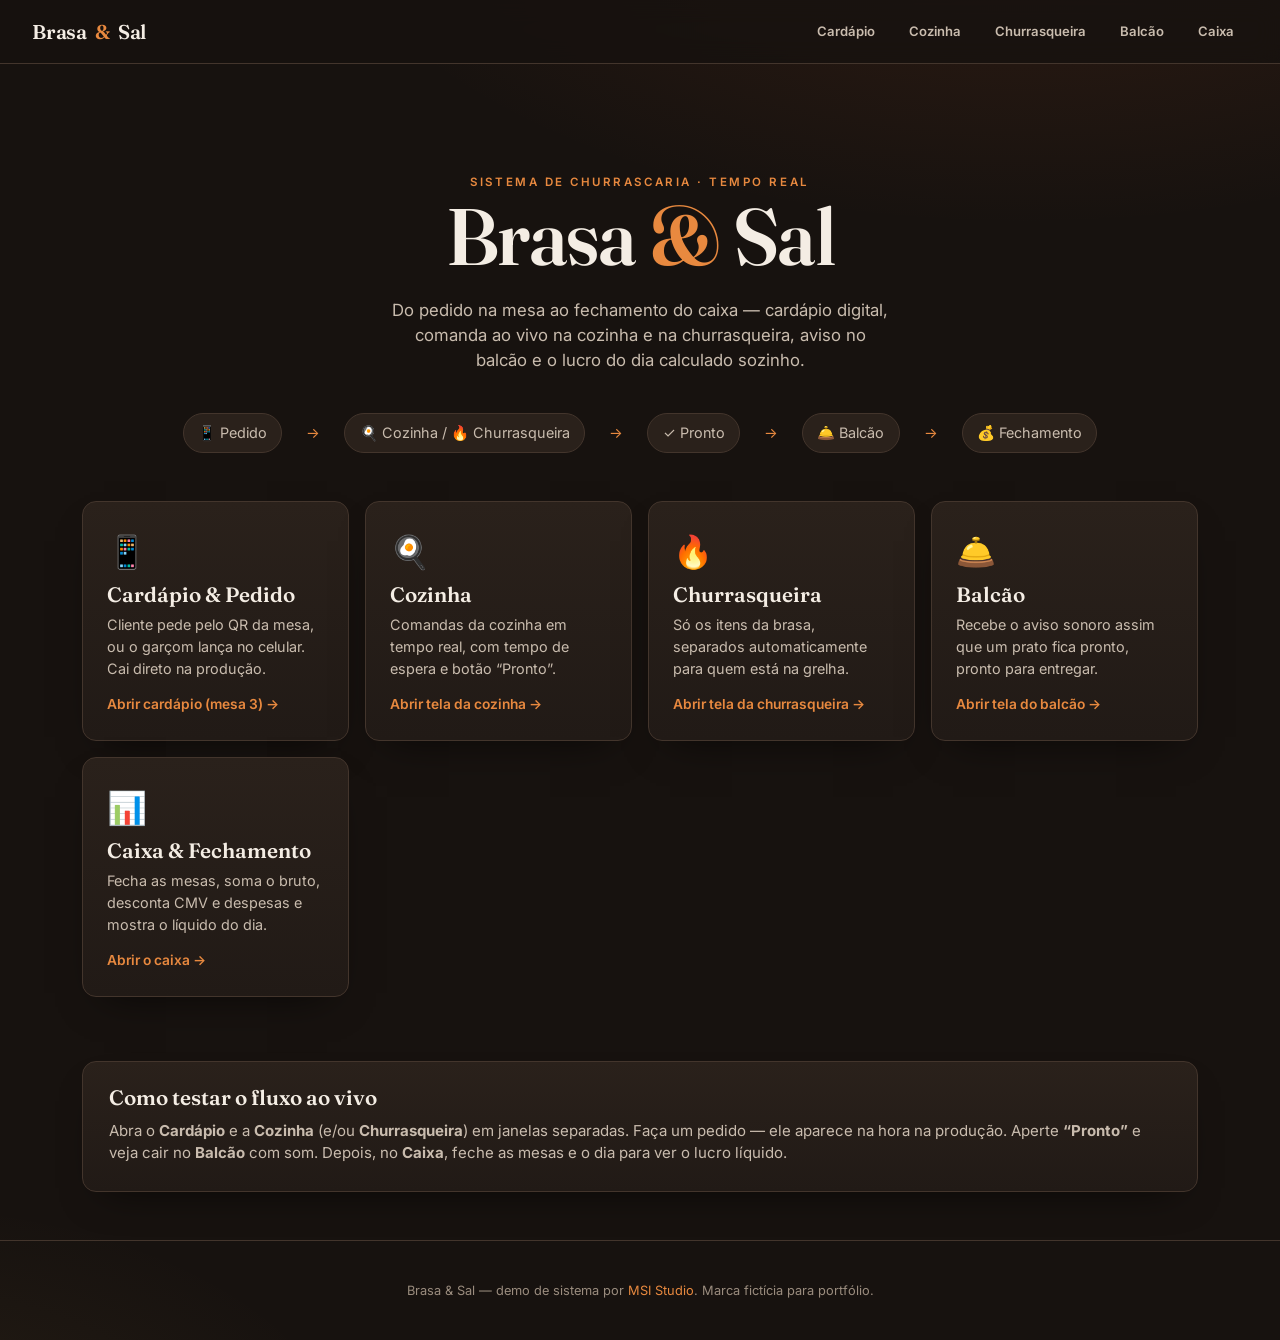
<file: index.html>
<!DOCTYPE html>
<html lang="pt-BR">
<head>
  <meta charset="UTF-8" />
  <meta name="viewport" content="width=device-width, initial-scale=1" />
  <title>Brasa &amp; Sal — Sistema de Churrascaria</title>
  <meta name="description" content="Sistema completo de churrascaria: cardápio digital, comanda em tempo real, telas de cozinha e churrasqueira, balcão e fechamento de caixa." />
  <meta property="og:title" content="Brasa & Sal — Sistema de Churrascaria" />
  <meta property="og:description" content="Pedido → cozinha & churrasqueira → balcão → fechamento do dia. Tudo em tempo real." />
  <meta property="og:type" content="website" />
  <link rel="stylesheet" href="css/style.css" />
</head>
<body>
  <header class="topbar">
    <a href="index.html" class="brand">Brasa <span class="amp">&amp;</span> Sal</a>
    <nav>
      <a href="cardapio.html">Cardápio</a>
      <a href="cozinha.html">Cozinha</a>
      <a href="churrasqueira.html">Churrasqueira</a>
      <a href="balcao.html">Balcão</a>
      <a href="admin.html">Caixa</a>
    </nav>
  </header>

  <main class="wrap">
    <section class="hero">
      <span class="eyebrow">Sistema de churrascaria · tempo real</span>
      <h1>Brasa <span class="amp">&amp;</span> Sal</h1>
      <p>Do pedido na mesa ao fechamento do caixa — cardápio digital, comanda ao vivo
         na cozinha e na churrasqueira, aviso no balcão e o lucro do dia calculado sozinho.</p>
    </section>

    <div class="flow">
      <span>📱 Pedido</span><span class="arr">→</span>
      <span>🍳 Cozinha / 🔥 Churrasqueira</span><span class="arr">→</span>
      <span>✓ Pronto</span><span class="arr">→</span>
      <span>🛎️ Balcão</span><span class="arr">→</span>
      <span>💰 Fechamento</span>
    </div>

    <section class="role-grid">
      <a class="role-card card" href="cardapio.html?mesa=3">
        <span class="ico">📱</span>
        <h3>Cardápio &amp; Pedido</h3>
        <p>Cliente pede pelo QR da mesa, ou o garçom lança no celular. Cai direto na produção.</p>
        <span class="go">Abrir cardápio (mesa 3) →</span>
      </a>
      <a class="role-card card" href="cozinha.html">
        <span class="ico">🍳</span>
        <h3>Cozinha</h3>
        <p>Comandas da cozinha em tempo real, com tempo de espera e botão “Pronto”.</p>
        <span class="go">Abrir tela da cozinha →</span>
      </a>
      <a class="role-card card" href="churrasqueira.html">
        <span class="ico">🔥</span>
        <h3>Churrasqueira</h3>
        <p>Só os itens da brasa, separados automaticamente para quem está na grelha.</p>
        <span class="go">Abrir tela da churrasqueira →</span>
      </a>
      <a class="role-card card" href="balcao.html">
        <span class="ico">🛎️</span>
        <h3>Balcão</h3>
        <p>Recebe o aviso sonoro assim que um prato fica pronto, pronto para entregar.</p>
        <span class="go">Abrir tela do balcão →</span>
      </a>
      <a class="role-card card" href="admin.html">
        <span class="ico">📊</span>
        <h3>Caixa &amp; Fechamento</h3>
        <p>Fecha as mesas, soma o bruto, desconta CMV e despesas e mostra o líquido do dia.</p>
        <span class="go">Abrir o caixa →</span>
      </a>
    </section>

    <section class="card" style="padding:1.6rem;margin-bottom:3rem">
      <h2 style="font-size:1.3rem;margin-bottom:.6rem">Como testar o fluxo ao vivo</h2>
      <p style="color:var(--cream-dim);font-size:.94rem">
        Abra o <b>Cardápio</b> e a <b>Cozinha</b> (e/ou <b>Churrasqueira</b>) em janelas separadas.
        Faça um pedido — ele aparece na hora na produção. Aperte <b>“Pronto”</b> e veja cair no
        <b>Balcão</b> com som. Depois, no <b>Caixa</b>, feche as mesas e o dia para ver o lucro líquido.
      </p>
    </section>
  </main>

  <footer class="foot">
    Brasa &amp; Sal — demo de sistema por <a href="https://work.caiomsi.com" style="color:var(--ember-2)">MSI Studio</a>.
    Marca fictícia para portfólio.
  </footer>
</body>
</html>
</file>
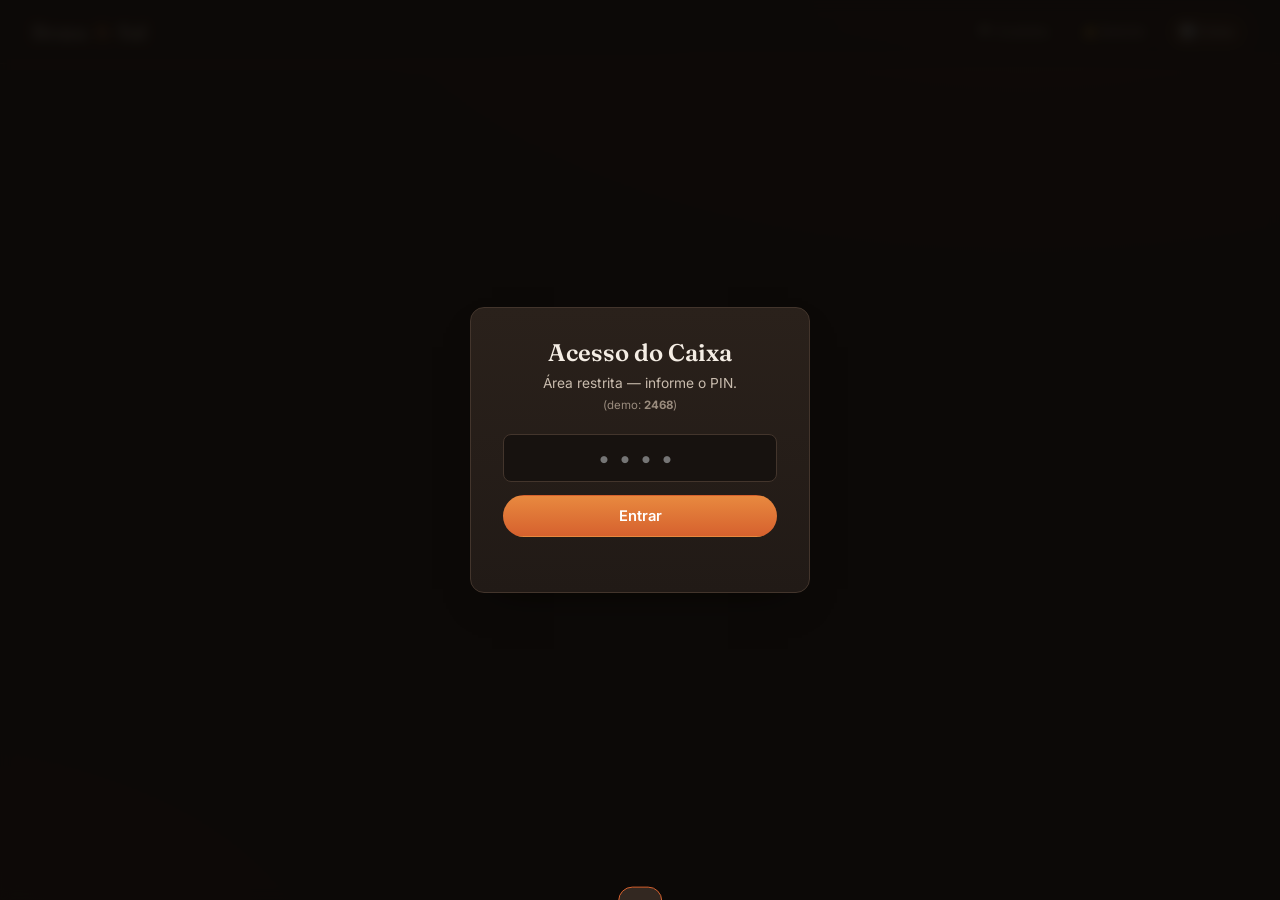
<file: admin.html>
<!DOCTYPE html>
<html lang="pt-BR">
<head>
  <meta charset="UTF-8" />
  <meta name="viewport" content="width=device-width, initial-scale=1" />
  <title>Caixa · Brasa &amp; Sal</title>
  <link rel="stylesheet" href="css/style.css" />
</head>
<body>
  <!-- PIN gate (demo only) -->
  <div class="gate" id="gate">
    <div class="card">
      <h2>Acesso do Caixa</h2>
      <p>Área restrita — informe o PIN.<br /><small style="color:var(--muted)">(demo: <b>2468</b>)</small></p>
      <div class="field"><input id="pin" type="password" inputmode="numeric" maxlength="6" placeholder="••••" /></div>
      <button class="btn btn-primary btn-block" id="pinBtn">Entrar</button>
      <div class="err" id="pinErr"></div>
    </div>
  </div>

  <header class="topbar">
    <a href="index.html" class="brand">Brasa <span class="amp">&amp;</span> Sal</a>
    <nav>
      <a href="cozinha.html">🍳 Cozinha</a>
      <a href="balcao.html">🛎️ Balcão</a>
      <a href="admin.html" class="active">📊 Caixa</a>
    </nav>
  </header>

  <main class="wrap" id="app" hidden>
    <div class="admin-tabs">
      <button data-tab="mesas" class="active">🍽️ Mesas</button>
      <button data-tab="fechamento">💰 Fechamento do dia</button>
      <button data-tab="despesas">🧾 Despesas</button>
      <button data-tab="cardapio">📋 Cardápio</button>
    </div>

    <div class="demo-bar card">
      <div>
        <b>🎬 Modo demonstração</b>
        <span>Popule um dia em pleno serviço para mostrar o sistema, ou limpe tudo.</span>
      </div>
      <div class="demo-actions">
        <button class="btn btn-sm btn-ghost" id="demoClear">🧹 Limpar tudo</button>
        <button class="btn btn-sm btn-primary" id="demoSeed">🎬 Resetar demo</button>
      </div>
    </div>

    <!-- MESAS -->
    <section class="panel-sec" id="sec-mesas">
      <h2 style="margin-bottom:1rem">Mesas abertas</h2>
      <div class="table-grid" id="mesaGrid"></div>
    </section>

    <!-- FECHAMENTO -->
    <section class="panel-sec hidden" id="sec-fechamento">
      <div class="station-head" style="padding-top:0">
        <h2>Fechamento do dia — <span id="fdate"></span></h2>
        <button class="btn btn-primary" id="closeDayBtn">🔒 Fechar o dia</button>
      </div>
      <div class="kpis">
        <div class="kpi bruto card"><div class="lbl">Faturamento bruto</div><div class="val" id="kBruto">R$ 0,00</div></div>
        <div class="kpi cmv card"><div class="lbl">Custo dos produtos (CMV)</div><div class="val" id="kCmv">R$ 0,00</div></div>
        <div class="kpi desp card"><div class="lbl">Despesas do dia</div><div class="val" id="kDesp">R$ 0,00</div></div>
        <div class="kpi liquido card"><div class="lbl">Lucro líquido</div><div class="val" id="kLiq">R$ 0,00</div></div>
      </div>
      <div class="card" style="padding:1.2rem;overflow:auto">
        <h3 style="margin-bottom:.8rem;font-size:1.1rem">Itens vendidos hoje</h3>
        <table class="data" id="salesTable"><thead><tr>
          <th>Item</th><th class="num">Qtd</th><th class="num">Preço</th><th class="num">Custo</th><th class="num">Subtotal</th>
        </tr></thead><tbody></tbody></table>
      </div>
      <p style="color:var(--muted);font-size:.84rem;margin-top:.8rem">
        Líquido = Bruto − CMV − Despesas. Considera itens não cancelados de hoje.
      </p>
      <div id="closedNote" style="margin-top:1rem"></div>
    </section>

    <!-- DESPESAS -->
    <section class="panel-sec hidden" id="sec-despesas">
      <h2 style="margin-bottom:1rem">Despesas de hoje</h2>
      <div class="card" style="padding:1.2rem;margin-bottom:1.4rem">
        <div class="form-row">
          <div class="field" style="margin:0"><label>Descrição</label><input id="expDesc" placeholder="Ex: Carnes, gás, funcionário" /></div>
          <div class="field" style="margin:0"><label>Valor (R$)</label><input id="expVal" type="number" step="0.01" min="0" placeholder="0,00" /></div>
          <button class="btn btn-primary" id="expAdd">+ Adicionar</button>
        </div>
      </div>
      <div class="card" style="padding:1.2rem;overflow:auto">
        <table class="data" id="expTable"><thead><tr>
          <th>Descrição</th><th class="num">Valor</th><th></th>
        </tr></thead><tbody></tbody></table>
      </div>
    </section>

    <!-- CARDÁPIO -->
    <section class="panel-sec hidden" id="sec-cardapio">
      <h2 style="margin-bottom:1rem">Itens do cardápio</h2>
      <div class="card" style="padding:1.2rem;margin-bottom:1.4rem">
        <h3 style="font-size:1.05rem;margin-bottom:.8rem">Novo item</h3>
        <div class="form-row">
          <div class="field" style="margin:0"><label>Nome</label><input id="miNome" placeholder="Ex: Picanha na brasa" /></div>
          <div class="field" style="margin:0"><label>Categoria</label><input id="miCat" placeholder="Ex: Churrasco" /></div>
          <div class="field" style="margin:0"><label>Estação</label>
            <select id="miStation"><option value="cozinha">🍳 Cozinha</option><option value="churrasqueira">🔥 Churrasqueira</option><option value="bar">🍺 Bar</option></select></div>
          <div class="field" style="margin:0"><label>Preço (R$)</label><input id="miPreco" type="number" step="0.01" min="0" /></div>
          <div class="field" style="margin:0"><label>Custo (R$)</label><input id="miCusto" type="number" step="0.01" min="0" /></div>
          <button class="btn btn-primary" id="miAdd">+ Adicionar</button>
        </div>
      </div>
      <div class="card" style="padding:1.2rem;overflow:auto">
        <table class="data" id="menuTable"><thead><tr>
          <th>Item</th><th>Estação</th><th class="num">Preço</th><th class="num">Custo</th><th class="num">Margem</th><th></th>
        </tr></thead><tbody></tbody></table>
      </div>
    </section>
  </main>

  <div class="toast" id="toast"></div>
  <script type="module" src="js/admin.js"></script>
</body>
</html>
</file>
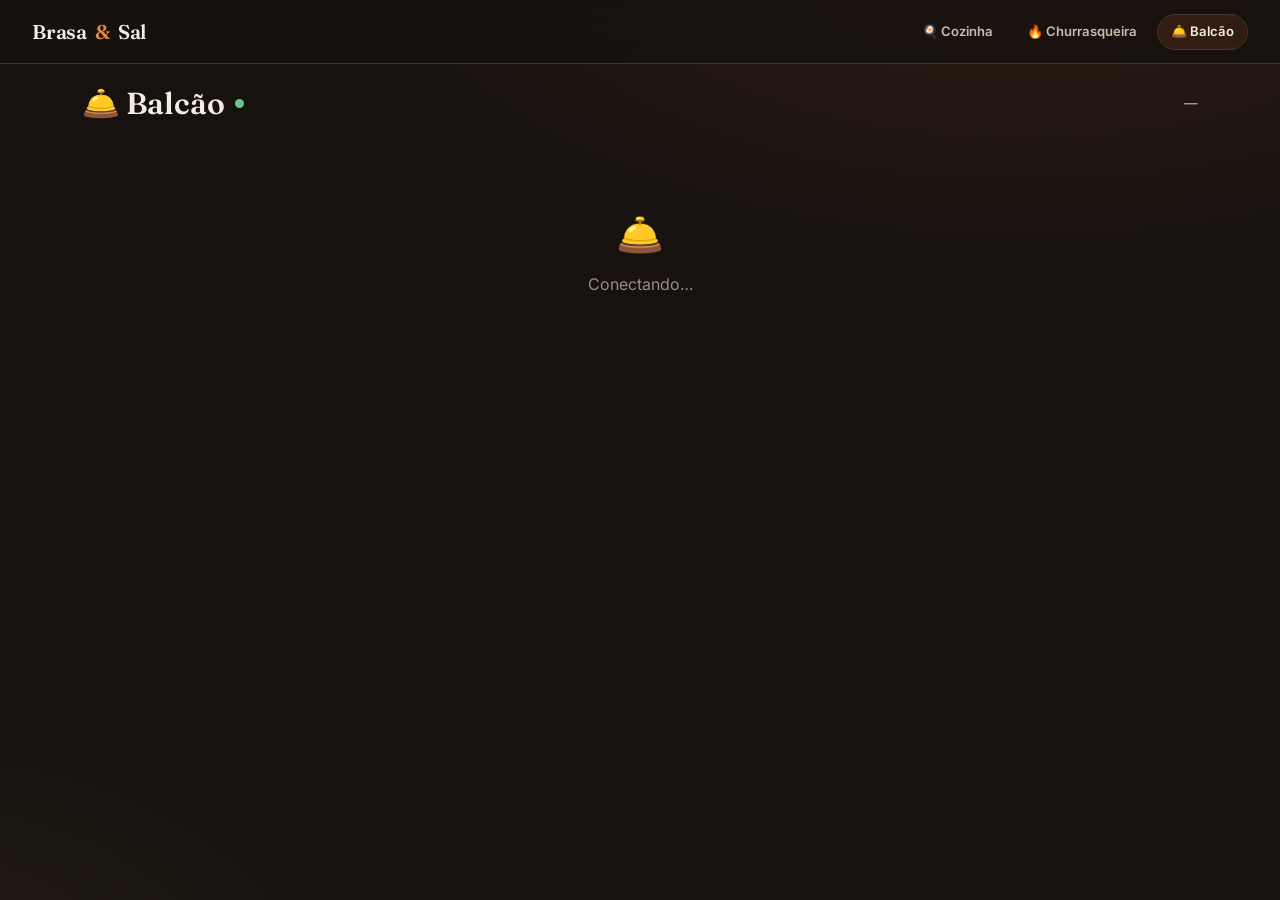
<file: balcao.html>
<!DOCTYPE html>
<html lang="pt-BR">
<head>
  <meta charset="UTF-8" />
  <meta name="viewport" content="width=device-width, initial-scale=1" />
  <title>Balcão · Brasa &amp; Sal</title>
  <link rel="stylesheet" href="css/style.css" />
</head>
<body>
  <header class="topbar">
    <a href="index.html" class="brand">Brasa <span class="amp">&amp;</span> Sal</a>
    <nav>
      <a href="cozinha.html">🍳 Cozinha</a>
      <a href="churrasqueira.html">🔥 Churrasqueira</a>
      <a href="balcao.html" class="active">🛎️ Balcão</a>
    </nav>
  </header>

  <main class="wrap">
    <div class="station-head">
      <h1>🛎️ Balcão <span class="live-dot" title="ao vivo"></span></h1>
      <span class="counter" id="counter">—</span>
    </div>
    <section class="ticket-grid" id="ticketGrid">
      <div class="empty"><div class="big">🛎️</div>Conectando…</div>
    </section>
  </main>

  <script type="module" src="js/balcao.js"></script>
</body>
</html>
</file>
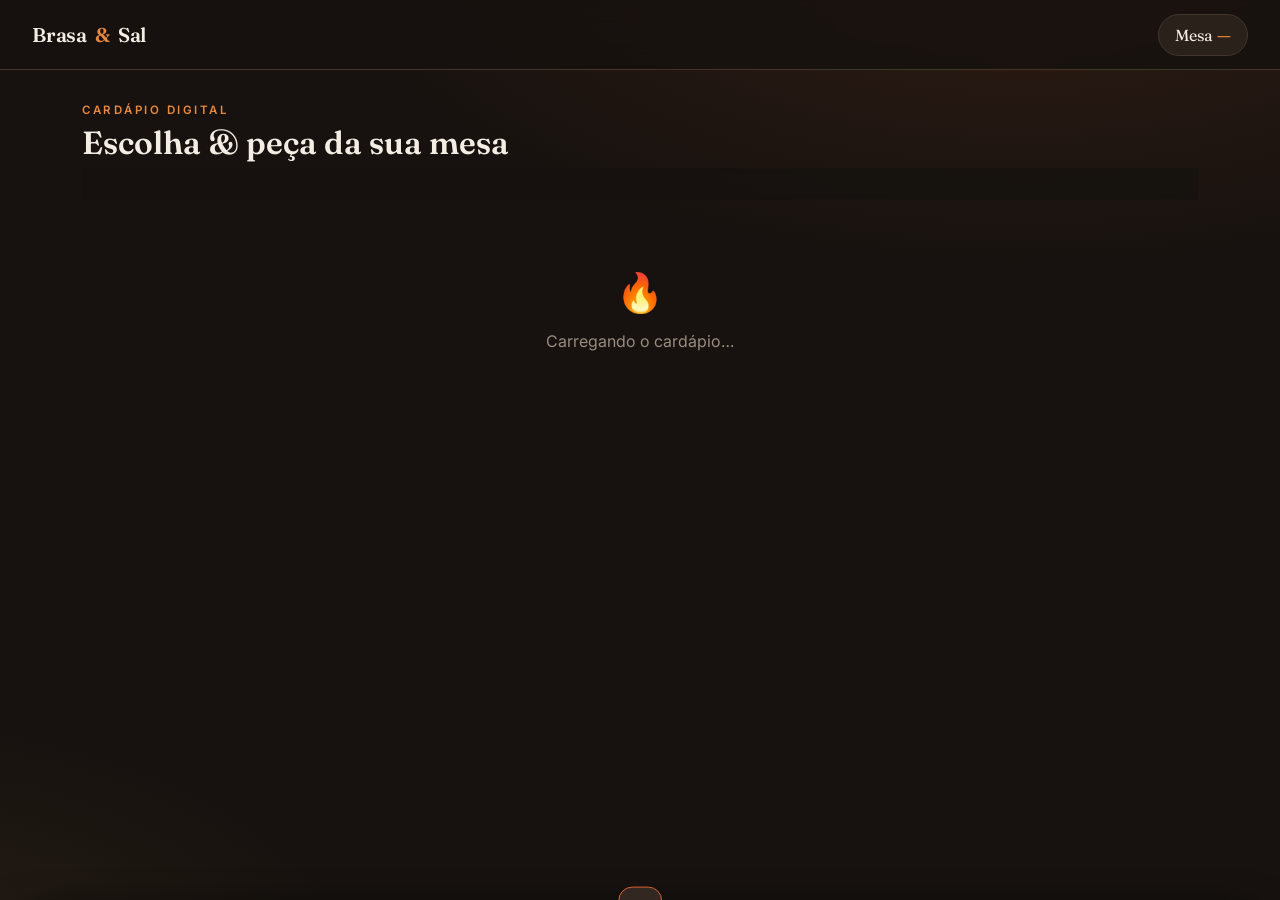
<file: cardapio.html>
<!DOCTYPE html>
<html lang="pt-BR">
<head>
  <meta charset="UTF-8" />
  <meta name="viewport" content="width=device-width, initial-scale=1, viewport-fit=cover" />
  <title>Cardápio · Brasa &amp; Sal</title>
  <meta name="description" content="Cardápio digital da churrascaria Brasa & Sal — peça direto da mesa." />
  <link rel="stylesheet" href="css/style.css" />
</head>
<body>
  <header class="topbar slim">
    <a href="index.html" class="brand">Brasa <span class="amp">&amp;</span> Sal</a>
    <nav>
      <span class="mesa-badge" id="mesaBadge">Mesa <b id="mesaNum">—</b></span>
    </nav>
  </header>

  <main class="wrap">
    <div class="menu-head">
      <div>
        <span class="eyebrow">Cardápio digital</span>
        <h1 style="font-size:2rem;margin-top:.3rem">Escolha &amp; peça da sua mesa</h1>
      </div>
      <div id="mesaPicker"></div>
    </div>

    <nav class="cat-bar" id="catBar"></nav>
    <div class="menu-grid" id="menuGrid">
      <div class="empty"><div class="big">🔥</div>Carregando o cardápio…</div>
    </div>
  </main>

  <!-- Cart drawer -->
  <div class="cart-bar" id="cartBar">
    <div class="cart-inner">
      <div class="cart-items" id="cartItems"></div>
      <div class="cart-foot">
        <div class="cart-total">Total: <b id="cartTotal">R$ 0,00</b></div>
        <button class="btn btn-primary" id="sendBtn">Enviar pedido →</button>
      </div>
    </div>
  </div>

  <div class="toast" id="toast"></div>

  <script type="module" src="js/cardapio.js"></script>
</body>
</html>
</file>
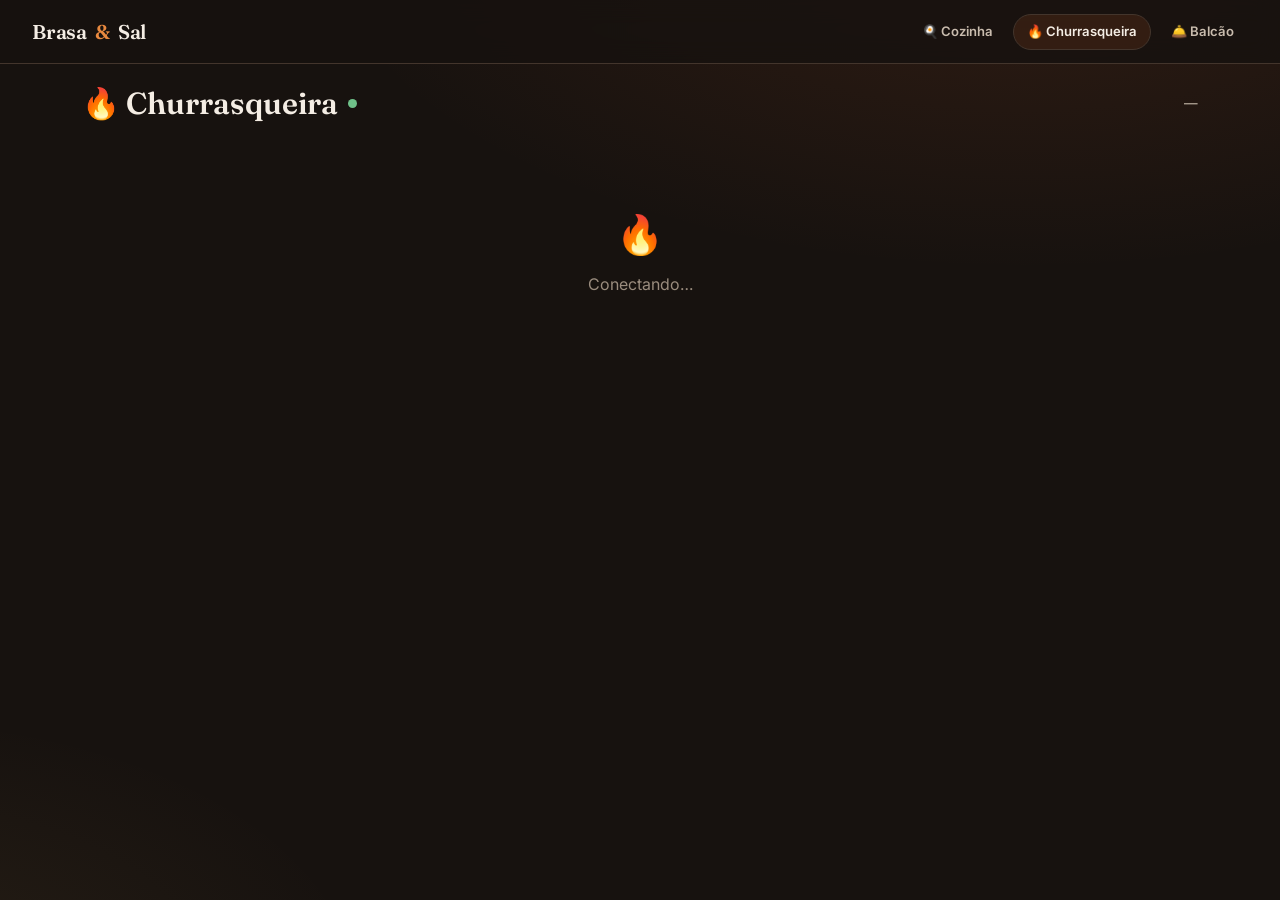
<file: churrasqueira.html>
<!DOCTYPE html>
<html lang="pt-BR">
<head>
  <meta charset="UTF-8" />
  <meta name="viewport" content="width=device-width, initial-scale=1" />
  <title>Churrasqueira · Brasa &amp; Sal</title>
  <link rel="stylesheet" href="css/style.css" />
</head>
<body data-station="churrasqueira">
  <header class="topbar">
    <a href="index.html" class="brand">Brasa <span class="amp">&amp;</span> Sal</a>
    <nav>
      <a href="cozinha.html">🍳 Cozinha</a>
      <a href="churrasqueira.html" class="active">🔥 Churrasqueira</a>
      <a href="balcao.html">🛎️ Balcão</a>
    </nav>
  </header>

  <main class="wrap">
    <div class="station-head">
      <h1>🔥 Churrasqueira <span class="live-dot" title="ao vivo"></span></h1>
      <span class="counter" id="counter">—</span>
    </div>
    <section class="ticket-grid" id="ticketGrid">
      <div class="empty"><div class="big">🔥</div>Conectando…</div>
    </section>
  </main>

  <script type="module" src="js/kds.js"></script>
</body>
</html>
</file>
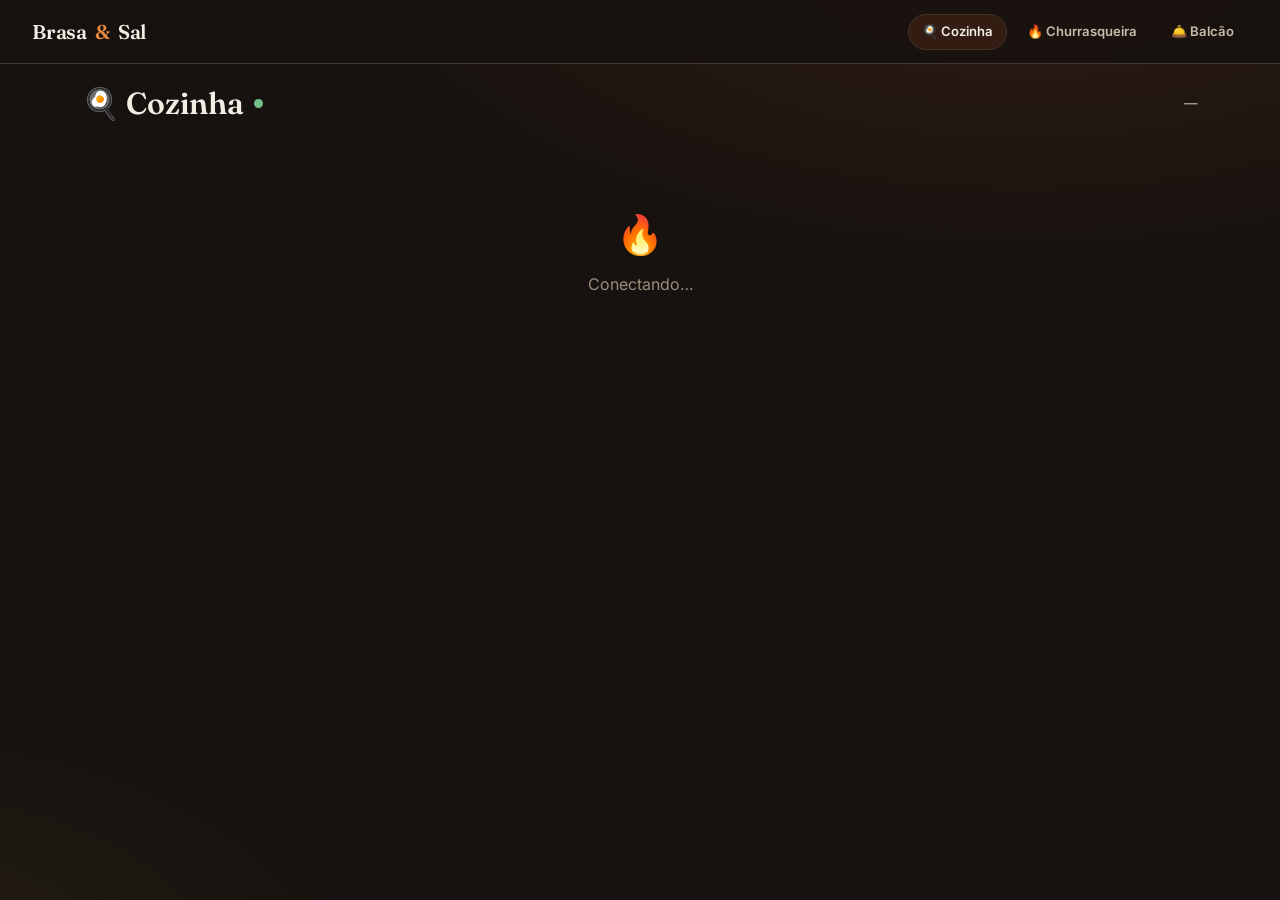
<file: cozinha.html>
<!DOCTYPE html>
<html lang="pt-BR">
<head>
  <meta charset="UTF-8" />
  <meta name="viewport" content="width=device-width, initial-scale=1" />
  <title>Cozinha · Brasa &amp; Sal</title>
  <link rel="stylesheet" href="css/style.css" />
</head>
<body data-station="cozinha">
  <header class="topbar">
    <a href="index.html" class="brand">Brasa <span class="amp">&amp;</span> Sal</a>
    <nav>
      <a href="cozinha.html" class="active">🍳 Cozinha</a>
      <a href="churrasqueira.html">🔥 Churrasqueira</a>
      <a href="balcao.html">🛎️ Balcão</a>
    </nav>
  </header>

  <main class="wrap">
    <div class="station-head">
      <h1>🍳 Cozinha <span class="live-dot" title="ao vivo"></span></h1>
      <span class="counter" id="counter">—</span>
    </div>
    <section class="ticket-grid" id="ticketGrid">
      <div class="empty"><div class="big">🔥</div>Conectando…</div>
    </section>
  </main>

  <script type="module" src="js/kds.js"></script>
</body>
</html>
</file>
<file: css/style.css>
/* ============================================================
   Brasa & Sal — shared stylesheet
   Design tokens (charcoal + ember + cream), refined/premium.
   ============================================================ */
@import url('https://fonts.googleapis.com/css2?family=Fraunces:opsz,wght@9..144,500;9..144,600;9..144,700&family=Inter:wght@400;500;600;700&display=swap');

:root {
  --charcoal:   #17120f;
  --charcoal-2: #211a16;
  --panel:      #2a211b;
  --panel-2:    #332821;
  --line:       #43352c;
  --ember:      #d6612e;
  --ember-2:    #e8893f;
  --ember-soft: rgba(214, 97, 46, 0.14);
  --cream:      #f4ede4;
  --cream-dim:  #c9bcae;
  --muted:      #9a8c7e;
  --green:      #4f9d69;
  --green-2:    #6fc189;
  --red:        #d35450;
  --gold:       #e0b15e;

  --r-sm: 8px;
  --r:    14px;
  --r-lg: 22px;
  --shadow: 0 18px 40px -22px rgba(0, 0, 0, 0.7);
  --display: 'Fraunces', Georgia, serif;
  --sans: 'Inter', system-ui, -apple-system, sans-serif;
}

* { box-sizing: border-box; margin: 0; padding: 0; }

html { scroll-behavior: smooth; }

body {
  font-family: var(--sans);
  background:
    radial-gradient(1200px 600px at 80% -10%, rgba(214, 97, 46, 0.14), transparent 60%),
    radial-gradient(900px 500px at -10% 110%, rgba(224, 177, 94, 0.08), transparent 55%),
    var(--charcoal);
  color: var(--cream);
  line-height: 1.5;
  min-height: 100vh;
  -webkit-font-smoothing: antialiased;
  -webkit-tap-highlight-color: transparent;
}

a { color: inherit; text-decoration: none; }
button { font-family: inherit; cursor: pointer; }

/* ---- Brand / typography ---------------------------------- */
.brand {
  font-family: var(--display);
  font-weight: 600;
  letter-spacing: -0.01em;
  display: inline-flex;
  align-items: center;
  gap: 0.5rem;
}
.brand .amp { color: var(--ember-2); }
.eyebrow {
  text-transform: uppercase;
  letter-spacing: 0.22em;
  font-size: 0.72rem;
  font-weight: 600;
  color: var(--ember-2);
}
h1, h2, h3 { font-family: var(--display); font-weight: 600; line-height: 1.1; }

/* ---- Layout shells --------------------------------------- */
.wrap { max-width: 1180px; margin: 0 auto; padding: 0 clamp(1rem, 3vw, 2rem); }

.topbar {
  position: sticky; top: 0; z-index: 30;
  display: flex; align-items: center; justify-content: space-between;
  gap: 1rem;
  padding: 0.85rem clamp(1rem, 3vw, 2rem);
  background: rgba(23, 18, 15, 0.82);
  backdrop-filter: blur(12px);
  border-bottom: 1px solid var(--line);
}
.topbar .brand { font-size: 1.25rem; }
.topbar nav { display: flex; gap: 0.4rem; flex-wrap: wrap; align-items: center; }
.topbar nav a, .pill-link {
  font-size: 0.82rem; font-weight: 600;
  padding: 0.45rem 0.8rem; border-radius: 999px;
  color: var(--cream-dim);
  border: 1px solid transparent;
  transition: 0.18s;
}
.topbar nav a:hover, .topbar nav a.active {
  color: var(--cream); background: var(--ember-soft);
  border-color: var(--line);
}

/* ---- Buttons --------------------------------------------- */
.btn {
  display: inline-flex; align-items: center; justify-content: center; gap: 0.5rem;
  font-weight: 600; font-size: 0.92rem;
  padding: 0.7rem 1.2rem; border-radius: 999px;
  border: 1px solid var(--line); background: var(--panel); color: var(--cream);
  transition: 0.18s; white-space: nowrap;
}
.btn:hover { border-color: var(--ember); transform: translateY(-1px); }
.btn:active { transform: translateY(0); }
.btn-primary { background: linear-gradient(180deg, var(--ember-2), var(--ember)); border-color: transparent; color: #fff; }
.btn-primary:hover { filter: brightness(1.06); }
.btn-ghost { background: transparent; }
.btn-green { background: linear-gradient(180deg, var(--green-2), var(--green)); border-color: transparent; color: #08240f; }
.btn-red { background: transparent; border-color: var(--red); color: #f3a6a3; }
.btn-sm { padding: 0.42rem 0.8rem; font-size: 0.82rem; }
.btn-block { width: 100%; }
.btn:disabled { opacity: 0.45; cursor: not-allowed; transform: none; }

/* ---- Cards / panels -------------------------------------- */
.card {
  background: linear-gradient(180deg, var(--panel), var(--charcoal-2));
  border: 1px solid var(--line);
  border-radius: var(--r);
  box-shadow: var(--shadow);
}
.tag {
  display: inline-flex; align-items: center; gap: 0.35rem;
  font-size: 0.72rem; font-weight: 600; letter-spacing: 0.02em;
  padding: 0.22rem 0.6rem; border-radius: 999px;
  background: var(--ember-soft); color: var(--ember-2);
  border: 1px solid var(--line);
}
.tag.cozinha { color: #f0c489; background: rgba(224,177,94,0.12); }
.tag.churrasqueira { color: var(--ember-2); background: var(--ember-soft); }
.tag.bar { color: #8fb6d6; background: rgba(120,160,200,0.12); }

/* ============================================================
   PORTAL (index.html)
   ============================================================ */
.hero {
  text-align: center; padding: clamp(3rem, 9vw, 6.5rem) 0 2.5rem;
}
.hero h1 { font-size: clamp(2.6rem, 7vw, 5rem); letter-spacing: -0.02em; }
.hero h1 .amp { color: var(--ember-2); }
.hero p { color: var(--cream-dim); max-width: 46ch; margin: 1.1rem auto 0; font-size: 1.05rem; }
.role-grid {
  display: grid; gap: 1rem; padding-bottom: 4rem;
  grid-template-columns: repeat(auto-fit, minmax(230px, 1fr));
}
.role-card {
  padding: 1.6rem 1.5rem; display: flex; flex-direction: column; gap: 0.5rem;
  position: relative; overflow: hidden; transition: 0.2s;
}
.role-card:hover { transform: translateY(-4px); border-color: var(--ember); }
.role-card .ico { font-size: 2rem; }
.role-card h3 { font-size: 1.3rem; }
.role-card p { color: var(--cream-dim); font-size: 0.9rem; flex: 1; }
.role-card .go { color: var(--ember-2); font-weight: 600; font-size: 0.86rem; margin-top: 0.4rem; }
.flow {
  display: flex; gap: 0.6rem; flex-wrap: wrap; justify-content: center;
  margin: 0 auto 3rem; color: var(--cream-dim); font-size: 0.9rem;
}
.flow span { background: var(--panel); border: 1px solid var(--line); padding: 0.5rem 0.9rem; border-radius: 999px; }
.flow .arr { background: none; border: none; color: var(--ember-2); align-self: center; }

/* ============================================================
   CARDÁPIO (cardapio.html)
   ============================================================ */
.menu-head { padding: 1.6rem 0 0.5rem; display: flex; flex-wrap: wrap; gap: 1rem; align-items: flex-end; justify-content: space-between; }
.mesa-badge { font-family: var(--display); font-size: 1rem; color: var(--cream); background: var(--panel); border: 1px solid var(--line); padding: 0.5rem 1rem; border-radius: 999px; }
.mesa-badge b { color: var(--ember-2); }
.cat-bar { display: flex; gap: 0.4rem; overflow-x: auto; padding: 1rem 0; position: sticky; top: 56px; background: rgba(23,18,15,0.9); backdrop-filter: blur(8px); z-index: 10; -webkit-overflow-scrolling: touch; scrollbar-width: none; }
.cat-bar::-webkit-scrollbar { display: none; }
.cat-bar button { -webkit-tap-highlight-color: transparent; }
.cat-bar button { white-space: nowrap; padding: 0.4rem 0.9rem; border-radius: 999px; font-size: 0.84rem; font-weight: 600; background: var(--panel); border: 1px solid var(--line); color: var(--cream-dim); }
.cat-bar button.active { background: var(--ember-soft); color: var(--cream); border-color: var(--ember); }

.menu-grid { display: grid; gap: 0.9rem; grid-template-columns: repeat(auto-fill, minmax(280px, 1fr)); padding-bottom: 9rem; }
.dish { display: flex; gap: 0.9rem; padding: 1rem; align-items: flex-start; }
.dish .info { flex: 1; }
.dish h3 { font-size: 1.05rem; }
.dish .desc { color: var(--muted); font-size: 0.84rem; margin: 0.25rem 0 0.5rem; }
.dish .price { color: var(--ember-2); font-weight: 700; font-family: var(--display); font-size: 1.05rem; }
.dish .add { flex-shrink: 0; align-self: center; width: 46px; height: 46px; border-radius: 12px; font-size: 1.5rem; line-height: 1; display: grid; place-items: center; padding: 0; }

.cat-title { font-family: var(--display); font-size: 1.5rem; grid-column: 1/-1; margin-top: 1rem; padding-bottom: 0.2rem; border-bottom: 1px solid var(--line); display: flex; align-items: center; gap: 0.5rem; }

/* Cart drawer */
.cart-bar {
  position: fixed; left: 0; right: 0; bottom: 0; z-index: 40;
  background: rgba(23,18,15,0.94); backdrop-filter: blur(14px);
  border-top: 1px solid var(--line);
  padding: 0.9rem clamp(1rem,3vw,2rem) calc(0.9rem + env(safe-area-inset-bottom));
  transform: translateY(110%); transition: 0.28s; box-shadow: 0 -20px 40px -28px #000;
}
.cart-bar.show { transform: translateY(0); }
.cart-inner { max-width: 1180px; margin: 0 auto; }
.cart-items { max-height: 38vh; overflow: auto; display: flex; flex-direction: column; gap: 0.5rem; margin-bottom: 0.8rem; }
.cart-row { display: flex; align-items: center; gap: 0.7rem; padding: 0.5rem 0; border-bottom: 1px solid var(--line); }
.cart-row .nm { flex: 1; font-weight: 600; font-size: 0.9rem; }
.cart-row .qty { display: flex; align-items: center; gap: 0.5rem; }
.qbtn { width: 28px; height: 28px; border-radius: 8px; background: var(--panel); border: 1px solid var(--line); color: var(--cream); font-size: 1rem; display: grid; place-items: center; }
.cart-foot { display: flex; align-items: center; justify-content: space-between; gap: 1rem; }
.cart-total { font-family: var(--display); font-size: 1.3rem; }
.cart-total b { color: var(--ember-2); }

/* ============================================================
   KDS (cozinha / churrasqueira) + BALCÃO
   ============================================================ */
.station-head { display: flex; align-items: center; justify-content: space-between; gap: 1rem; padding: 1.4rem 0; flex-wrap: wrap; }
.station-head h1 { font-size: 1.9rem; display: flex; align-items: center; gap: 0.6rem; }
.live-dot { width: 9px; height: 9px; border-radius: 50%; background: var(--green-2); box-shadow: 0 0 0 0 rgba(111,193,137,0.6); animation: pulse 2s infinite; display: inline-block; }
@keyframes pulse { 0% { box-shadow: 0 0 0 0 rgba(111,193,137,0.5); } 70% { box-shadow: 0 0 0 9px rgba(111,193,137,0); } 100% { box-shadow: 0 0 0 0 rgba(111,193,137,0); } }
.counter { font-size: 0.85rem; color: var(--cream-dim); }

.ticket-grid { display: grid; gap: 1rem; grid-template-columns: repeat(auto-fill, minmax(260px, 1fr)); padding-bottom: 4rem; align-content: start; }
.ticket {
  background: linear-gradient(180deg, var(--panel), var(--charcoal-2));
  border: 1px solid var(--line); border-left: 5px solid var(--ember);
  border-radius: var(--r); padding: 1rem; display: flex; flex-direction: column; gap: 0.7rem;
  animation: pop 0.3s ease;
}
@keyframes pop { from { transform: scale(0.96); opacity: 0; } to { transform: scale(1); opacity: 1; } }
.ticket.fresh { border-left-color: var(--green); }
.ticket.warn  { border-left-color: var(--gold); }
.ticket.late  { border-left-color: var(--red); animation: pop 0.3s ease, blink 1.4s ease-in-out infinite; }
@keyframes blink { 50% { background: linear-gradient(180deg, #3a241c, var(--charcoal-2)); } }
.ticket .t-top { display: flex; align-items: center; justify-content: space-between; }
.ticket .mesa { font-family: var(--display); font-size: 1.25rem; }
.ticket .when { font-size: 0.78rem; color: var(--muted); }
.ticket .qty-name { font-size: 1.05rem; font-weight: 600; }
.ticket .qty-name b { color: var(--ember-2); }
.ticket .obs { font-size: 0.82rem; color: var(--gold); background: rgba(224,177,94,0.1); padding: 0.3rem 0.55rem; border-radius: 8px; }
.ticket .status-line { font-size: 0.78rem; color: var(--cream-dim); }
.ticket .acts { display: flex; gap: 0.5rem; margin-top: auto; }
.ticket .acts .btn { flex: 1; }

.empty { text-align: center; color: var(--muted); padding: 4rem 1rem; grid-column: 1/-1; }
.empty .big { font-size: 2.4rem; margin-bottom: 0.5rem; }

/* ============================================================
   ADMIN (admin.html)
   ============================================================ */
.admin-tabs { display: flex; gap: 0.4rem; padding: 1.2rem 0 0.5rem; flex-wrap: wrap; }
.admin-tabs button { padding: 0.55rem 1rem; border-radius: 999px; font-weight: 600; font-size: 0.88rem; background: var(--panel); border: 1px solid var(--line); color: var(--cream-dim); }
.admin-tabs button.active { background: var(--ember-soft); color: var(--cream); border-color: var(--ember); }
.demo-bar {
  display: flex; align-items: center; justify-content: space-between; gap: 1rem; flex-wrap: wrap;
  padding: 0.85rem 1.1rem; margin-top: 0.8rem;
  border-style: dashed; border-color: var(--ember);
}
.demo-bar b { color: var(--ember-2); }
.demo-bar span { display: block; color: var(--cream-dim); font-size: 0.84rem; margin-top: 0.15rem; }
.demo-actions { display: flex; gap: 0.5rem; flex-wrap: wrap; }
.panel-sec { padding: 1.2rem 0 3rem; }
.panel-sec.hidden { display: none; }

.table-grid { display: grid; gap: 0.9rem; grid-template-columns: repeat(auto-fill, minmax(180px, 1fr)); }
.mesa-card { padding: 1.1rem; display: flex; flex-direction: column; gap: 0.5rem; text-align: center; }
.mesa-card .num { font-family: var(--display); font-size: 1.7rem; }
.mesa-card.aberta { border-color: var(--ember); }
.mesa-card .st { font-size: 0.76rem; text-transform: uppercase; letter-spacing: 0.12em; font-weight: 600; }
.mesa-card.aberta .st { color: var(--green-2); }
.mesa-card.fechada .st { color: var(--muted); }
.mesa-card .tot { font-weight: 700; color: var(--ember-2); font-family: var(--display); font-size: 1.2rem; }

.kpis { display: grid; gap: 1rem; grid-template-columns: repeat(auto-fit, minmax(180px, 1fr)); margin-bottom: 1.4rem; }
.kpi { padding: 1.3rem 1.4rem; }
.kpi .lbl { font-size: 0.78rem; text-transform: uppercase; letter-spacing: 0.12em; color: var(--muted); font-weight: 600; }
.kpi .val { font-family: var(--display); font-size: 2rem; margin-top: 0.3rem; }
.kpi.bruto .val { color: var(--cream); }
.kpi.cmv .val, .kpi.desp .val { color: #f3a6a3; }
.kpi.liquido { border-color: var(--green); }
.kpi.liquido .val { color: var(--green-2); }

table.data { width: 100%; border-collapse: collapse; font-size: 0.9rem; }
table.data th, table.data td { text-align: left; padding: 0.6rem 0.7rem; border-bottom: 1px solid var(--line); }
table.data th { color: var(--muted); font-weight: 600; font-size: 0.78rem; text-transform: uppercase; letter-spacing: 0.08em; }
table.data td.num, table.data th.num { text-align: right; }

.field { display: flex; flex-direction: column; gap: 0.3rem; margin-bottom: 0.8rem; }
.field label { font-size: 0.8rem; color: var(--cream-dim); font-weight: 600; }
.field input, .field select, .field textarea {
  font-family: inherit; font-size: 16px; padding: 0.6rem 0.7rem; /* 16px: avoids iOS zoom-on-focus */
  background: var(--charcoal); border: 1px solid var(--line); border-radius: var(--r-sm); color: var(--cream);
}
.field input:focus, .field select:focus, .field textarea:focus { outline: none; border-color: var(--ember); }
.form-row { display: grid; gap: 0.8rem; grid-template-columns: repeat(auto-fit, minmax(140px, 1fr)); align-items: end; }

/* PIN gate */
.gate { position: fixed; inset: 0; z-index: 60; display: grid; place-items: center; background: rgba(12,9,7,0.92); backdrop-filter: blur(6px); }
.gate .card { padding: 2rem; width: min(340px, 90vw); text-align: center; }
.gate h2 { margin-bottom: 0.4rem; }
.gate p { color: var(--cream-dim); font-size: 0.86rem; margin-bottom: 1.2rem; }
.gate input { text-align: center; font-size: 1.4rem; letter-spacing: 0.4em; }
.gate .err { color: var(--red); font-size: 0.82rem; min-height: 1.1em; margin-top: 0.5rem; }
.hidden { display: none !important; }

/* Toast */
.toast {
  position: fixed; left: 50%; bottom: 1.5rem; transform: translateX(-50%) translateY(140%);
  background: var(--panel-2); border: 1px solid var(--ember); color: var(--cream);
  padding: 0.8rem 1.3rem; border-radius: 999px; z-index: 80; font-weight: 600; font-size: 0.9rem;
  box-shadow: var(--shadow); transition: 0.3s;
}
.toast.show { transform: translateX(-50%) translateY(0); }

.foot { text-align: center; color: var(--muted); font-size: 0.8rem; padding: 2.5rem 1rem; border-top: 1px solid var(--line); }

@media (max-width: 640px) {
  /* nav-heavy bars (cozinha, balcão…) stack; the cardápio bar stays one tidy row */
  .topbar { flex-direction: column; align-items: flex-start; gap: 0.5rem; }
  .topbar.slim { flex-direction: row; align-items: center; justify-content: space-between; }
  .topbar.slim .brand { font-size: 1.1rem; }

  .menu-head { padding-top: 1.1rem; }
  .menu-head h1 { font-size: 1.5rem; }
  .menu-grid { grid-template-columns: 1fr; gap: 0.7rem; }
  .dish { padding: 0.85rem; }
  .cat-title { font-size: 1.25rem; }

  /* single sticky offset under the slim header (no overlap) */
  .cat-bar { top: 53px; padding: 0.7rem 0; }

  .cart-items { max-height: 42vh; }
  .cart-total { font-size: 1.15rem; }
  #sendBtn { padding: 0.8rem 1.1rem; }
  .qbtn { width: 34px; height: 34px; font-size: 1.15rem; }

  .station-head { padding: 1rem 0; }
  .station-head h1 { font-size: 1.5rem; }
  .ticket-grid, .menu-grid { gap: 0.7rem; }
  .kpi .val { font-size: 1.6rem; }
}
</file>
